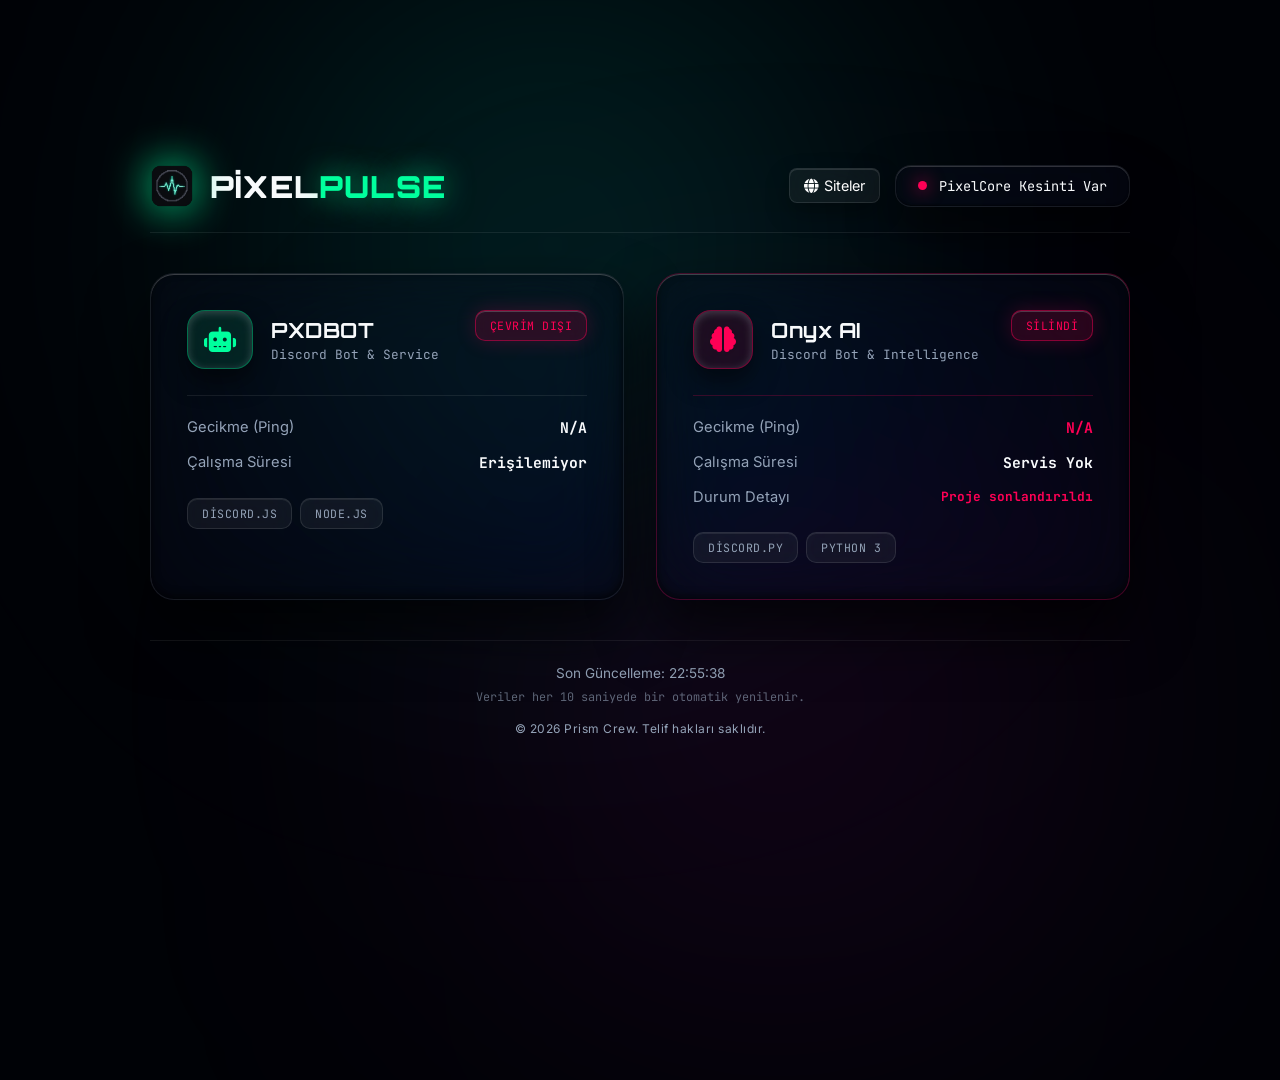
<file: index.html>
<!DOCTYPE html>
<html lang="tr">
<head>
    <meta charset="UTF-8">
    <meta name="viewport" content="width=device-width, initial-scale=1.0">
    <title>PixelPulse | Sistem Statüsü</title>
    <!-- Favicon (Sekme İkonu) -->
    <link rel="icon" type="image/png" href="PixelPulse.png">
    <link rel="stylesheet" href="style.css">
    <link rel="stylesheet" href="https://cdnjs.cloudflare.com/ajax/libs/font-awesome/6.4.0/css/all.min.css">
</head>
<body>
    <div class="container">
        <header>
            <div class="logo">
                <img src="PixelPulse.png" alt="PixelPulse Logo" class="pulse-icon-img">
                <h1>Pixel<span>Pulse</span></h1>
            </div>

            <!-- Sağ üst menü ve durum alanı -->
            <div class="header-right" style="display: flex; align-items: center; gap: 15px;">
                <nav class="top-nav">
                    <a href="sites.html" class="nav-btn" style="color: var(--text-color, #fff); background: rgba(255, 255, 255, 0.05); padding: 8px 14px; border-radius: 8px; text-decoration: none; font-size: 0.9rem; border: 1px solid rgba(255, 255, 255, 0.1); transition: 0.3s; display: flex; align-items: center; gap: 6px;">
                        <i class="fa-solid fa-globe"></i> Siteler
                    </a>
                </nav>
                <div class="global-status" id="globalStatus">
                    <span class="status-dot loading"></span>
                    <span id="globalStatusText">Sistemler Kontrol Ediliyor...</span>
                </div>
            </div>
        </header>

        <main class="services-grid">
            <!-- PixelCore Card -->
            <div class="card" id="card-pixelcore">
                <div class="card-header">
                    <div class="service-info">
                        <i class="fa-solid fa-robot service-icon"></i>
                        <div>
                            <h3>PXDBOT</h3>
                            <p class="service-sub">Discord Bot & Service</p>
                        </div>
                    </div>
                    <span class="badge loading" id="badge-pixelcore">Kontrol Ediliyor</span>
                </div>
                <div class="card-body">
                    <div class="metric">
                        <span>Gecikme (Ping)</span>
                        <strong id="ping-pixelcore">-- ms</strong>
                    </div>
                    <div class="metric">
                        <span>Çalışma Süresi</span>
                        <strong id="uptime-pixelcore">--</strong>
                    </div>
                    <div class="tags" style="margin-top: 10px;">
                        <span>Discord.js</span>
                        <span>Node.js</span>
                    </div>
                </div>
            </div>

            <!-- Onyx AI Card (Silindi - Kırmızı Tema) -->
            <div class="card card-deleted" id="card-onyxai">
                <div class="card-header">
                    <div class="service-info">
                        <i class="fa-solid fa-brain service-icon icon-deleted"></i>
                        <div>
                            <h3>Onyx AI</h3>
                            <p class="service-sub">Discord Bot & Intelligence</p>
                        </div>
                    </div>
                    <span class="badge offline" id="badge-onyxai">Silindi</span>
                </div>
                <div class="card-body">
                    <div class="metric">
                        <span>Gecikme (Ping)</span>
                        <strong id="ping-onyxai" style="color: var(--neon-pink);">N/A</strong>
                    </div>
                    <div class="metric">
                        <span>Çalışma Süresi</span>
                        <strong>Servis Yok</strong>
                    </div>
                    <!-- Eklenen reason alanı -->
                    <div class="metric">
                        <span>Durum Detayı</span>
                        <strong id="reason-onyxai" style="color: var(--neon-pink); font-size: 0.8rem;">Proje sonlandırıldı</strong>
                    </div>
                    <div class="tags" style="margin-top: 10px;">
                        <span>Discord.py</span>
                        <span>Python 3</span>
                    </div>
                </div>
            </div>
        </main>

        <footer>
            <p>Son Güncelleme: <span id="lastUpdate">--:--:--</span></p>
            <p class="refresh-note">Veriler her 10 saniyede bir otomatik yenilenir.</p>
            <p class="copyright" style="margin-top: 8px; font-size: 0.75rem; color: var(--text-muted);">© 2026 Prism Crew. Telif hakları saklıdır.</p>
        </footer>
    </div>

    <script src="script.js"></script>
</body>
</html>
</file>
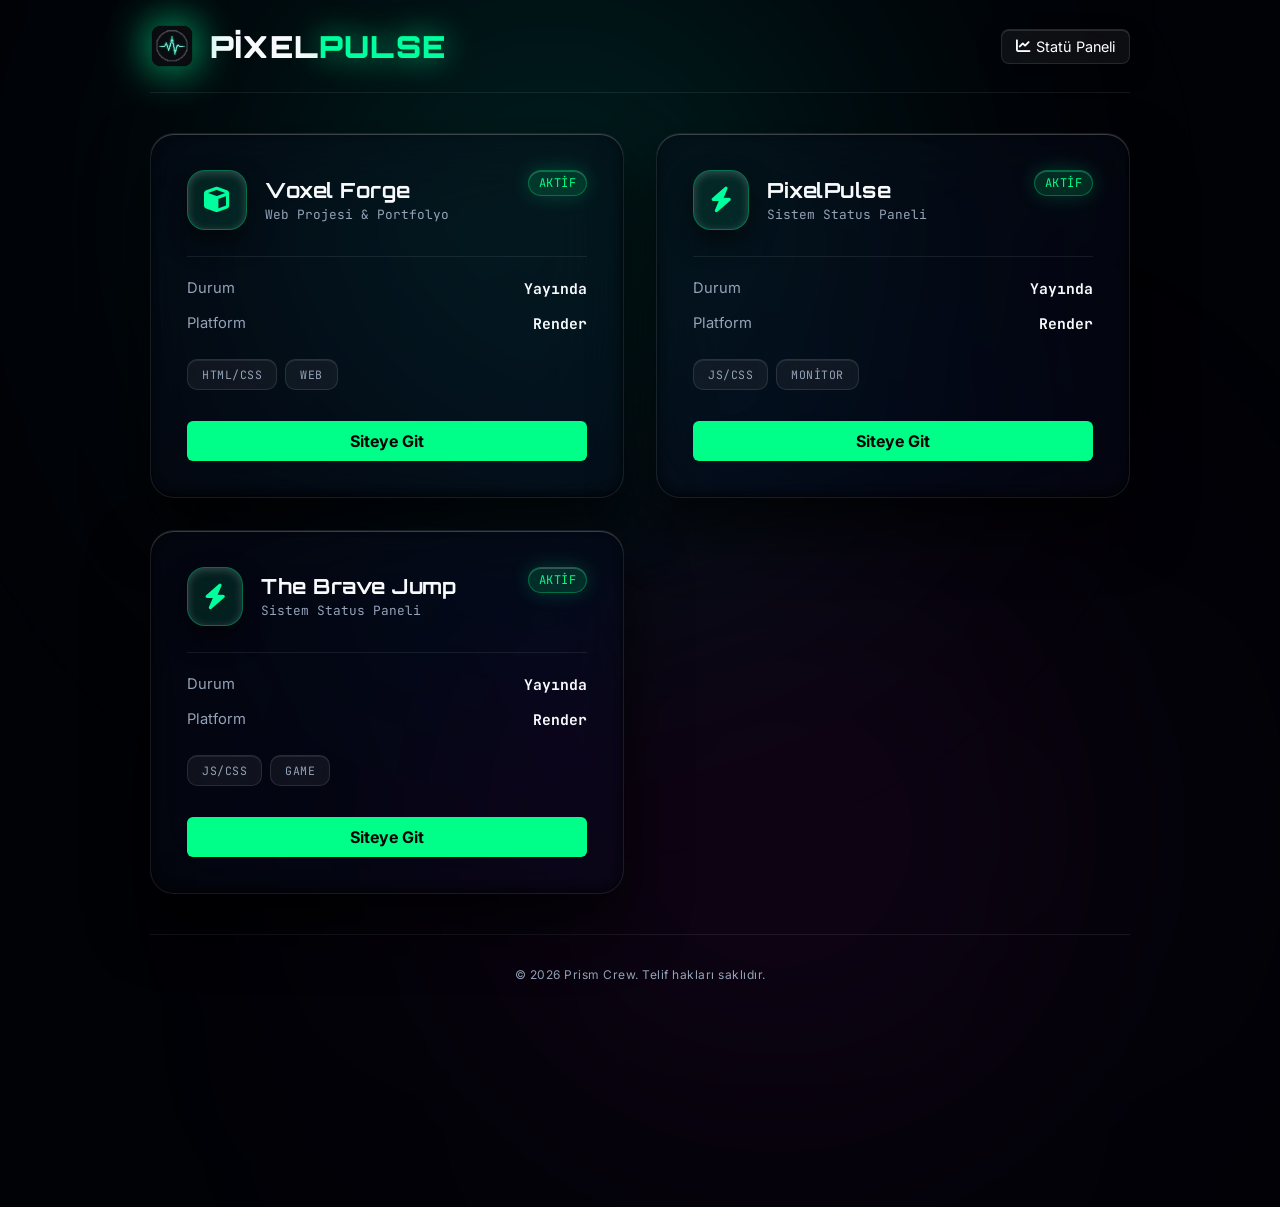
<file: sites.html>
<!DOCTYPE html>
<html lang="tr">
<head>
    <meta charset="UTF-8">
    <meta name="viewport" content="width=device-width, initial-scale=1.0">
    <title>PixelPulse | Siteler</title>
    <link rel="icon" type="image/png" href="PixelPulse.png">
    <link rel="stylesheet" href="style.css">
    <link rel="stylesheet" href="https://cdnjs.cloudflare.com/ajax/libs/font-awesome/6.4.0/css/all.min.css">
</head>
<body>
    <div class="container">
        <header>
            <div class="logo">
                <img src="PixelPulse.png" alt="PixelPulse Logo" class="pulse-icon-img">
                <h1>Pixel<span>Pulse</span></h1>
            </div>

            <nav class="top-nav">
                <a href="index.html" class="nav-btn" style="color: var(--text-color, #fff); background: rgba(255, 255, 255, 0.05); padding: 8px 14px; border-radius: 8px; text-decoration: none; font-size: 0.9rem; border: 1px solid rgba(255, 255, 255, 0.1); transition: 0.3s; display: flex; align-items: center; gap: 6px;">
                    <i class="fa-solid fa-chart-line"></i> Statü Paneli
                </a>
            </nav>
        </header>

        <main class="services-grid">
            <!-- Voxel Forge Card -->
            <div class="card">
                <div class="card-header">
                    <div class="service-info">
                        <i class="fa-solid fa-cube service-icon"></i>
                        <div>
                            <h3>Voxel Forge</h3>
                            <p class="service-sub">Web Projesi & Portfolyo</p>
                        </div>
                    </div>
                    <span class="badge online" style="background: rgba(0, 255, 136, 0.15); color: #00ff88; padding: 4px 10px; border-radius: 20px; font-size: 0.75rem; border: 1px solid rgba(0, 255, 136, 0.3);">Aktif</span>
                </div>
                <div class="card-body">
                    <div class="metric"><span>Durum</span> <strong>Yayında</strong></div>
                    <div class="metric"><span>Platform</span> <strong>Render</strong></div>
                    <div class="tags" style="margin-top: 10px; margin-bottom: 15px;">
                        <span>HTML/CSS</span> <span>Web</span>
                    </div>
                    <a href="https://voxelforge-ewiw.onrender.com" target="_blank" class="nav-btn" style="display: block; text-align: center; background: var(--accent-color, #00ff88); color: #000; padding: 10px; border-radius: 6px; text-decoration: none; font-weight: bold;">Siteye Git</a>
                </div>
            </div>

            <!-- PixelPulse Card -->
            <div class="card">
                <div class="card-header">
                    <div class="service-info">
                        <i class="fa-solid fa-bolt service-icon"></i>
                        <div>
                            <h3>PixelPulse</h3>
                            <p class="service-sub">Sistem Status Paneli</p>
                        </div>
                    </div>
                    <span class="badge online" style="background: rgba(0, 255, 136, 0.15); color: #00ff88; padding: 4px 10px; border-radius: 20px; font-size: 0.75rem; border: 1px solid rgba(0, 255, 136, 0.3);">Aktif</span>
                </div>
                <div class="card-body">
                    <div class="metric"><span>Durum</span> <strong>Yayında</strong></div>
                    <div class="metric"><span>Platform</span> <strong>Render</strong></div>
                    <div class="tags" style="margin-top: 10px; margin-bottom: 15px;">
                        <span>JS/CSS</span> <span>Monitor</span>
                    </div>
                    <a href="https://pixelpulse-8axk.onrender.com" target="_blank" class="nav-btn" style="display: block; text-align: center; background: var(--accent-color, #00ff88); color: #000; padding: 10px; border-radius: 6px; text-decoration: none; font-weight: bold;">Siteye Git</a>
                </div>
            </div>

            <!-- The Brave Jump Card -->
            <div class="card">
                <div class="card-header">
                    <div class="service-info">
                        <i class="fa-solid fa-bolt service-icon"></i>
                        <div>
                            <h3>The Brave Jump</h3>
                            <p class="service-sub">Sistem Status Paneli</p>
                        </div>
                    </div>
                    <span class="badge online" style="background: rgba(0, 255, 136, 0.15); color: #00ff88; padding: 4px 10px; border-radius: 20px; font-size: 0.75rem; border: 1px solid rgba(0, 255, 136, 0.3);">Aktif</span>
                </div>
                <div class="card-body">
                    <div class="metric"><span>Durum</span> <strong>Yayında</strong></div>
                    <div class="metric"><span>Platform</span> <strong>Render</strong></div>
                    <div class="tags" style="margin-top: 10px; margin-bottom: 15px;">
                        <span>JS/CSS</span> <span>Game</span>
                    </div>
                    <a href="https://thebravejump.onrender.com" target="_blank" class="nav-btn" style="display: block; text-align: center; background: var(--accent-color, #00ff88); color: #000; padding: 10px; border-radius: 6px; text-decoration: none; font-weight: bold;">Siteye Git</a>
                </div>
            </div>
        </main>

        <footer>
            <p class="copyright" style="margin-top: 8px; font-size: 0.75rem; color: var(--text-muted); text-align: center;">© 2026 Prism Crew. Telif hakları saklıdır.</p>
        </footer>
    </div>
</body>
</html>
</file>
<file: style.css>
@import url('https://fonts.googleapis.com/css2?family=Orbitron:wght@500;700;900&family=Inter:wght@400;500;600&family=JetBrains+Mono:wght@400;700&display=swap');

:root {
    --bg-core: #000206;
    --bg-surface: rgba(8, 13, 24, 0.45);
    --bg-glass-hover: rgba(14, 22, 38, 0.65);
    --border-glass: rgba(255, 255, 255, 0.08);
    --border-glass-glow: rgba(0, 255, 157, 0.75);
    --neon-green: #00ff9d;
    --neon-cyan: #00f0ff;
    --neon-pink: #ff0055;
    --neon-amber: #ffb700;
    --text-light: #f8fafc;
    --text-dim: #94a3b8;
    --font-heading: 'Orbitron', sans-serif;
    --font-sans: 'Inter', sans-serif;
    --font-code: 'JetBrains Mono', monospace;
}

* {
    margin: 0;
    padding: 0;
    box-sizing: border-box;
    scroll-behavior: smooth;
}

::-webkit-scrollbar {
    width: 6px;
}
::-webkit-scrollbar-track {
    background: var(--bg-core);
}
::-webkit-scrollbar-thumb {
    background: rgba(255, 255, 255, 0.15);
    border-radius: 3px;
}
::-webkit-scrollbar-thumb:hover {
    background: var(--neon-green);
}

body {
    background-color: var(--bg-core);
    color: var(--text-light);
    font-family: var(--font-sans);
    min-height: 100vh;
    display: flex;
    justify-content: center;
    align-items: center;
    padding: 24px;
    position: relative;
    overflow-x: hidden;
    perspective: 1200px;
}

/* Hardcore Mesh Gradient Arka Plan (Nefes Alan Işık Pompası) */
body::before {
    content: '';
    position: absolute;
    top: -20%;
    left: 10%;
    width: 850px;
    height: 850px;
    background: radial-gradient(circle, rgba(0, 255, 157, 0.22) 0%, rgba(0, 240, 255, 0.12) 35%, transparent 65%);
    z-index: -2;
    filter: blur(150px);
    pointer-events: none;
    animation: hyper-drift-1 12s ease-in-out infinite alternate;
}

body::after {
    content: '';
    position: absolute;
    bottom: -20%;
    right: 10%;
    width: 750px;
    height: 750px;
    background: radial-gradient(circle, rgba(255, 0, 85, 0.18) 0%, rgba(138, 43, 226, 0.12) 40%, transparent 65%);
    z-index: -2;
    filter: blur(170px);
    pointer-events: none;
    animation: hyper-drift-2 14s ease-in-out infinite alternate-reverse;
}

@keyframes hyper-drift-1 {
    0% { transform: translate(0, 0) scale(1) rotate(0deg); }
    100% { transform: translate(60px, 80px) scale(1.2) rotate(15deg); }
}

@keyframes hyper-drift-2 {
    0% { transform: translate(0, 0) scale(1) rotate(0deg); }
    100% { transform: translate(-70px, -60px) scale(1.15) rotate(-15deg); }
}

.container {
    width: 100%;
    max-width: 980px;
    margin: 0 auto;
    z-index: 1;
}

/* Header Bölümü */
header {
    display: flex;
    justify-content: space-between;
    align-items: center;
    margin-bottom: 40px;
    padding-bottom: 24px;
    border-bottom: 1px solid var(--border-glass);
}

.logo {
    display: flex;
    align-items: center;
    gap: 16px;
}

.pulse-icon-img {
    width: 44px;
    height: 44px;
    object-fit: contain;
    filter: drop-shadow(0 0 22px rgba(0, 255, 157, 0.95));
    animation: pulse-logo 2.5s infinite ease-in-out;
}

@keyframes pulse-logo {
    0%, 100% { transform: scale(1); filter: drop-shadow(0 0 15px rgba(0, 255, 157, 0.7)); }
    50% { transform: scale(1.1); filter: drop-shadow(0 0 32px rgba(0, 255, 157, 1)); }
}

.logo h1 {
    font-family: var(--font-heading);
    font-size: 1.9rem;
    font-weight: 900;
    letter-spacing: 1.2px;
    text-transform: uppercase;
}

.logo h1 span {
    color: var(--neon-green);
    text-shadow: 0 0 30px rgba(0, 255, 157, 0.7);
}

/* Üst Menü Butonu */
.top-nav .nav-btn {
    background: rgba(255, 255, 255, 0.03);
    backdrop-filter: blur(20px);
    -webkit-backdrop-filter: blur(20px);
    border: 1px solid var(--border-glass);
    transition: all 0.4s cubic-bezier(0.165, 0.84, 0.44, 1);
    box-shadow: inset 0 1px 0 rgba(255, 255, 255, 0.12), 0 10px 25px rgba(0, 0, 0, 0.3);
}

.top-nav .nav-btn:hover {
    background: rgba(0, 255, 157, 0.08);
    border-color: var(--neon-green);
    box-shadow: 0 0 25px rgba(0, 255, 157, 0.35), inset 0 1px 0 rgba(255, 255, 255, 0.25);
    transform: translateY(-3px);
}

/* Global Durum Camı */
.global-status {
    display: flex;
    align-items: center;
    gap: 12px;
    background: var(--bg-surface);
    backdrop-filter: blur(30px) saturate(250%);
    -webkit-backdrop-filter: blur(30px) saturate(250%);
    padding: 11px 22px;
    border-radius: 16px;
    font-size: 0.85rem;
    font-family: var(--font-code);
    border: 1px solid var(--border-glass);
    box-shadow: 0 20px 45px rgba(0, 0, 0, 0.6), inset 0 1px 0 rgba(255, 255, 255, 0.18), inset 0 -1px 2px rgba(0, 0, 0, 0.5);
}

.status-dot {
    width: 9px;
    height: 9px;
    border-radius: 50%;
    display: inline-block;
}

.status-dot.online { background-color: var(--neon-green); box-shadow: 0 0 18px var(--neon-green); }
.status-dot.offline { background-color: var(--neon-pink); box-shadow: 0 0 18px var(--neon-pink); }
.status-dot.loading { background-color: var(--neon-amber); box-shadow: 0 0 18px var(--neon-amber); }

/* Grid Yapısı */
.services-grid {
    display: grid;
    grid-template-columns: repeat(auto-fit, minmax(420px, 1fr));
    gap: 32px;
    margin-bottom: 40px;
}

/* İnanılmaz Ötesi 3D Derinlikli Liquid Glass Kart */
.card {
    background: var(--bg-surface);
    backdrop-filter: blur(40px) saturate(250%);
    -webkit-backdrop-filter: blur(40px) saturate(250%);
    border: 1px solid var(--border-glass);
    padding: 36px;
    border-radius: 24px;
    transition: all 0.5s cubic-bezier(0.165, 0.84, 0.44, 1);
    position: relative;
    overflow: hidden;
    box-shadow: 0 30px 60px rgba(0, 0, 0, 0.7),
                inset 0 1px 0 rgba(255, 255, 255, 0.22),
                inset 0 -3px 8px rgba(0, 0, 0, 0.6);
    transform-style: preserve-3d;
}

/* Üst Cam Kenar Çizgisi Akışı (Neon Sızıntısı) */
.card::before {
    content: '';
    position: absolute;
    top: 0;
    left: -100%;
    width: 100%;
    height: 2px;
    background: linear-gradient(90deg, transparent, var(--neon-green), transparent);
    transition: 0.8s ease;
}

/* Kart İçerisinde Süzülen Dinamik Spotlight Efekti */
.card::after {
    content: '';
    position: absolute;
    inset: 0;
    background: radial-gradient(800px circle at var(--mouse-x, 50%) var(--mouse-y, 50%), rgba(255, 255, 255, 0.06), transparent 40%);
    pointer-events: none;
    opacity: 0;
    transition: opacity 0.4s ease;
}

.card:hover {
    transform: translateY(-12px) scale(1.02) rotateX(2deg) rotateY(-2deg);
    background: var(--bg-glass-hover);
    border-color: var(--border-glass-glow);
    box-shadow: 0 40px 80px rgba(0, 0, 0, 0.85),
                0 0 50px rgba(0, 255, 157, 0.3),
                inset 0 1px 0 rgba(255, 255, 255, 0.4);
}

.card:hover::before {
    left: 100%;
}

.card:hover::after {
    opacity: 1;
}

/* Silinmiş/Kırmızı Cam Kart Özel Stili */
.card.card-deleted {
    border-color: rgba(255, 0, 85, 0.25);
}

.card.card-deleted::before {
    background: linear-gradient(90deg, transparent, var(--neon-pink), transparent);
}

.card.card-deleted:hover {
    border-color: rgba(255, 0, 85, 0.85);
    box-shadow: 0 40px 80px rgba(0, 0, 0, 0.85),
                0 0 50px rgba(255, 0, 85, 0.3),
                inset 0 1px 0 rgba(255, 255, 255, 0.4);
}

.card.card-deleted .card-body {
    border-top-color: rgba(255, 0, 85, 0.22);
}

.card-header {
    display: flex;
    justify-content: space-between;
    align-items: flex-start;
    margin-bottom: 26px;
}

.service-info {
    display: flex;
    align-items: center;
    gap: 18px;
}

.service-icon {
    font-size: 1.6rem;
    color: var(--neon-green);
    background: rgba(0, 255, 157, 0.1);
    backdrop-filter: blur(20px);
    padding: 16px;
    border-radius: 18px;
    border: 1px solid rgba(0, 255, 157, 0.35);
    box-shadow: inset 0 2px 8px rgba(255, 255, 255, 0.2), 0 12px 24px rgba(0, 0, 0, 0.5);
}

/* Silinmiş Kart İkonu */
.service-icon.icon-deleted {
    color: var(--neon-pink);
    background: rgba(255, 0, 85, 0.1);
    border-color: rgba(255, 0, 85, 0.4);
    box-shadow: inset 0 2px 8px rgba(255, 255, 255, 0.2), 0 12px 24px rgba(0, 0, 0, 0.5);
}

.service-info h3 {
    font-family: var(--font-heading);
    color: var(--text-light);
    font-size: 1.3rem;
    font-weight: 700;
    letter-spacing: 0.5px;
}

.service-sub {
    font-size: 0.8rem;
    color: var(--text-dim);
    font-family: var(--font-code);
    margin-top: 3px;
}

/* Cam Rozet ve Etiketler */
.badge, .tags span {
    font-family: var(--font-code);
    font-size: 0.72rem;
    padding: 7px 14px;
    border-radius: 10px;
    letter-spacing: 0.5px;
    text-transform: uppercase;
    backdrop-filter: blur(15px);
}

.badge.online {
    background: rgba(0, 255, 157, 0.15);
    border: 1px solid rgba(0, 255, 157, 0.45);
    color: var(--neon-green);
    box-shadow: 0 0 20px rgba(0, 255, 157, 0.2), inset 0 1px 0 rgba(255, 255, 255, 0.2);
}

.badge.offline {
    background: rgba(255, 0, 85, 0.15);
    border: 1px solid rgba(255, 0, 85, 0.45);
    color: var(--neon-pink);
    box-shadow: 0 0 20px rgba(255, 0, 85, 0.2), inset 0 1px 0 rgba(255, 255, 255, 0.2);
}

.badge.loading {
    background: rgba(255, 183, 0, 0.15);
    border: 1px solid rgba(255, 183, 0, 0.45);
    color: var(--neon-amber);
    box-shadow: 0 0 20px rgba(255, 183, 0, 0.2), inset 0 1px 0 rgba(255, 255, 255, 0.2);
}

.card-body {
    display: flex;
    flex-direction: column;
    gap: 16px;
    border-top: 1px solid var(--border-glass);
    padding-top: 22px;
}

.metric {
    display: flex;
    justify-content: space-between;
    font-size: 0.92rem;
    color: var(--text-dim);
}

.metric strong {
    color: var(--text-light);
    font-family: var(--font-code);
    font-weight: 700;
}

.tags {
    display: flex;
    gap: 8px;
    flex-wrap: wrap;
    margin-top: 4px;
}

.tags span {
    background: rgba(255, 255, 255, 0.05);
    border: 1px solid rgba(255, 255, 255, 0.1);
    color: var(--text-dim);
    box-shadow: inset 0 1px 0 rgba(255, 255, 255, 0.08);
}

/* Footer */
footer {
    text-align: center;
    color: var(--text-dim);
    font-size: 0.85rem;
    display: flex;
    flex-direction: column;
    gap: 8px;
    margin-top: 40px;
    padding-top: 24px;
    border-top: 1px solid var(--border-glass);
}

.refresh-note {
    font-size: 0.74rem;
    font-family: var(--font-code);
    opacity: 0.6;
}

.copyright {
    font-size: 0.75rem;
    color: var(--text-dim);
    letter-spacing: 0.5px;
}

/* Mobil Uyum */
@media (max-width: 768px) {
    body { padding: 12px; }
    .services-grid { grid-template-columns: 1fr; }
    header { flex-direction: column; gap: 16px; align-items: flex-start; }
    .global-status { width: 100%; justify-content: center; }
}
</file>
